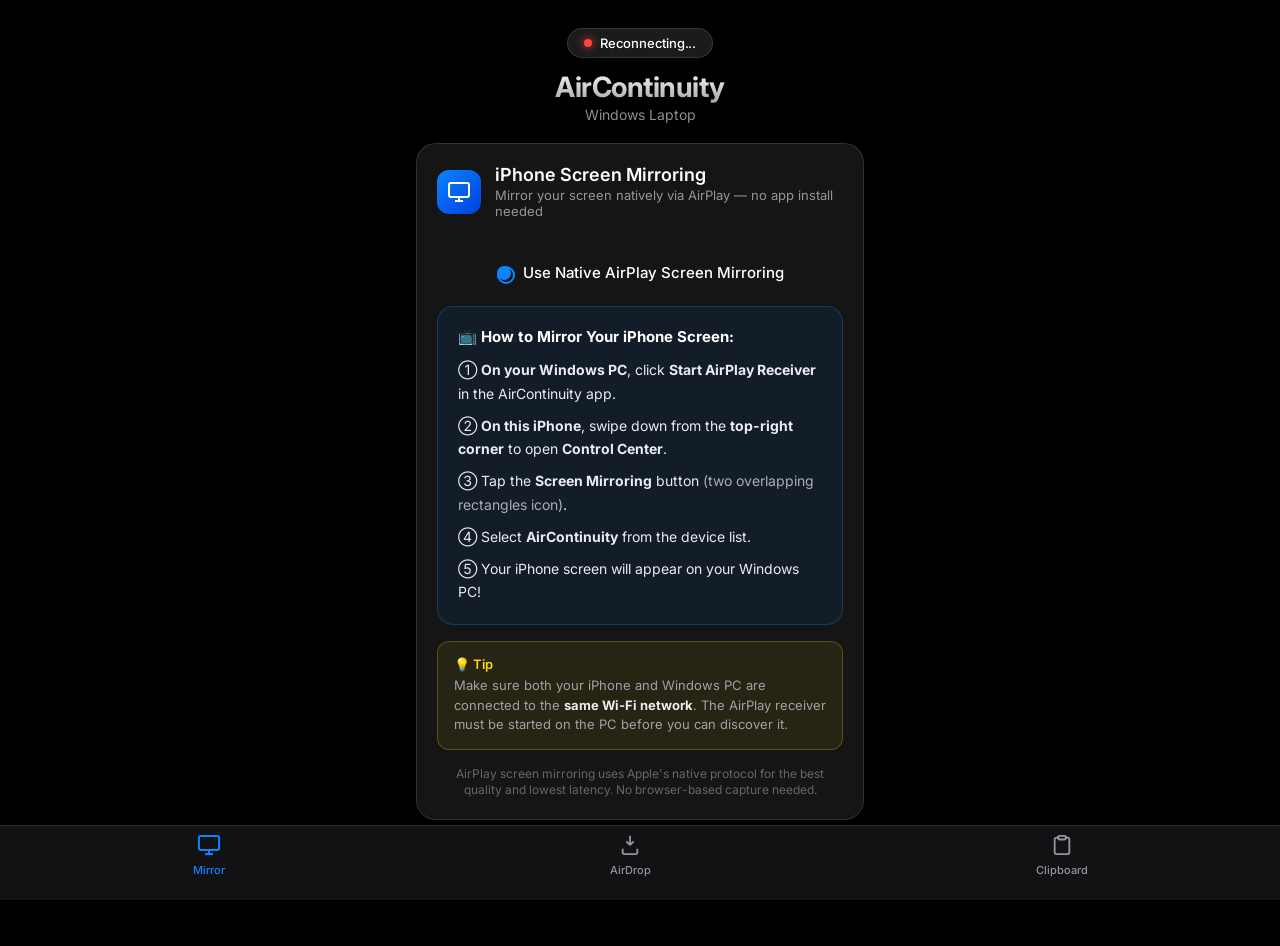
<file: app/web/index.html>
<!DOCTYPE html>
<html lang="en">
<head>
    <meta charset="UTF-8">
    <meta name="viewport" content="width=device-width, initial-scale=1.0, maximum-scale=1.0, user-scalable=no, viewport-fit=cover">
    <title>AirContinuity - iPhone Companion</title>
    <meta name="apple-mobile-web-app-capable" content="yes">
    <meta name="apple-mobile-web-app-status-bar-style" content="black-translucent">
    <meta name="theme-color" content="#000000">
    <link rel="stylesheet" href="style.css">
    <link rel="preconnect" href="https://fonts.googleapis.com">
    <link rel="preconnect" href="https://fonts.gstatic.com" crossorigin>
    <link href="https://fonts.googleapis.com/css2?family=SF+Pro+Display:wght@400;500;600;700&family=Inter:wght@400;500;600;700&display=swap" rel="stylesheet">
</head>
<body>
    <!-- Floating Alert for Incoming Files from PC -->
    <div id="incomingFileAlert" class="incoming-alert-banner" style="display: none;">
        <div class="alert-icon-circle">📥</div>
        <div class="alert-info">
            <div class="alert-title">New File from PC</div>
            <div class="alert-name" id="alertFileName">Incoming file...</div>
        </div>
        <div class="alert-actions">
            <a id="alertDownloadBtn" class="alert-btn-save" href="#" download>Save</a>
            <button id="alertDismissBtn" class="alert-btn-dismiss">✕</button>
        </div>
    </div>

    <div class="ios-app">
        <!-- Dynamic Island / Header -->
        <header class="app-header">
            <div class="island-capsule">
                <div class="capsule-icon" id="headerStatusDot"></div>
                <span class="capsule-text" id="headerStatusText">Connected to Windows</span>
            </div>
            <div class="header-info">
                <h1 class="header-title">AirContinuity</h1>
                <p class="header-subtitle" id="pcHostname">Windows Laptop</p>
            </div>
        </header>

        <!-- Main Content Area -->
        <main class="content-container">
            <!-- Screen Mirror Tab -->
            <section id="tab-mirror" class="tab-pane active">
                <div class="card glass-card">
                    <div class="card-icon-header">
                        <div class="icon-circle mirror-icon">
                            <svg width="24" height="24" viewBox="0 0 24 24" fill="none" stroke="currentColor" stroke-width="2">
                                <rect x="2" y="3" width="20" height="14" rx="2" ry="2"></rect>
                                <line x1="8" y1="21" x2="16" y2="21"></line>
                                <line x1="12" y1="17" x2="12" y2="21"></line>
                            </svg>
                        </div>
                        <div>
                            <h3>iPhone Screen Mirroring</h3>
                            <p class="card-subtext">Mirror your screen natively via AirPlay — no app install needed</p>
                        </div>
                    </div>

                    <div class="mirror-status-box">
                        <div class="status-ring" id="mirrorPulse"></div>
                        <span id="mirrorStatusLabel">Use Native AirPlay Screen Mirroring</span>
                    </div>

                    <div style="background: rgba(10, 132, 255, 0.08); border: 1px solid rgba(10, 132, 255, 0.3); border-radius: 16px; padding: 20px; margin: 0 0 16px 0;">
                        <div style="font-weight: 700; font-size: 15px; margin-bottom: 12px; color: #FFFFFF;">📺 How to Mirror Your iPhone Screen:</div>
                        <div style="color: #EBEBF5; font-size: 14px; line-height: 1.7;">
                            <div style="margin-bottom: 8px;">① <strong>On your Windows PC</strong>, click <strong>Start AirPlay Receiver</strong> in the AirContinuity app.</div>
                            <div style="margin-bottom: 8px;">② <strong>On this iPhone</strong>, swipe down from the <strong>top-right corner</strong> to open <strong>Control Center</strong>.</div>
                            <div style="margin-bottom: 8px;">③ Tap the <strong>Screen Mirroring</strong> button <span style="opacity: 0.7;">(two overlapping rectangles icon)</span>.</div>
                            <div style="margin-bottom: 8px;">④ Select <strong id="airplayServerName">AirContinuity</strong> from the device list.</div>
                            <div>⑤ Your iPhone screen will appear on your Windows PC!</div>
                        </div>
                    </div>

                    <div style="background: rgba(255, 214, 10, 0.08); border: 1px solid rgba(255, 214, 10, 0.25); border-radius: 12px; padding: 14px 16px; font-size: 13px;">
                        <div style="font-weight: 600; color: #FFD60A; margin-bottom: 4px;">💡 Tip</div>
                        <div style="color: #A1A1A6; line-height: 1.5;">Make sure both your iPhone and Windows PC are connected to the <strong style="color: #EBEBF5;">same Wi-Fi network</strong>. The AirPlay receiver must be started on the PC before you can discover it.</div>
                    </div>

                    <p class="hint-text" style="margin-top: 16px;">
                        AirPlay screen mirroring uses Apple's native protocol for the best quality and lowest latency. No browser-based capture needed.
                    </p>
                </div>
            </section>

            <!-- AirDrop / File Transfer Tab -->
            <section id="tab-files" class="tab-pane">
                <div class="card glass-card">
                    <div class="card-icon-header">
                        <div class="icon-circle airdrop-icon">
                            <svg width="24" height="24" viewBox="0 0 24 24" fill="none" stroke="currentColor" stroke-width="2">
                                <path d="M12 2v10m0 0l-4-4m4 4l4-4"></path>
                                <path d="M20 16v4a2 2 0 0 1-2 2H6a2 2 0 0 1-2-2v-4"></path>
                            </svg>
                        </div>
                        <div>
                            <h3>AirDrop Files to PC</h3>
                            <p class="card-subtext">Instant, high-speed transfer over Wi-Fi</p>
                        </div>
                    </div>

                    <div class="drop-zone" id="dropZone">
                        <input type="file" id="fileInput" multiple style="display: none;">
                        <svg width="40" height="40" viewBox="0 0 24 24" fill="none" stroke="#007AFF" stroke-width="1.5">
                            <path d="M21 15v4a2 2 0 0 1-2 2H5a2 2 0 0 1-2-2v-4"></path>
                            <polyline points="17 8 12 3 7 8"></polyline>
                            <line x1="12" y1="3" x2="12" y2="15"></line>
                        </svg>
                        <p class="drop-title">Tap to choose Photos or Files</p>
                        <p class="drop-desc">or take a new photo with camera</p>
                    </div>

                    <div id="uploadProgressContainer" class="progress-container" style="display: none;">
                        <div class="progress-bar-bg">
                            <div id="uploadProgressBar" class="progress-bar-fill"></div>
                        </div>
                        <span id="uploadProgressText">Uploading...</span>
                    </div>

                    <div class="incoming-section">
                        <h4>Files from Windows PC</h4>
                        <div id="pcFilesList" class="file-list">
                            <div class="empty-state">No files shared from PC yet</div>
                        </div>
                    </div>

                    <!-- Instructions / How It Works -->
                    <div style="background: rgba(10, 132, 255, 0.08); border: 1px solid rgba(10, 132, 255, 0.25); border-radius: 14px; padding: 14px 16px; margin-top: 20px; font-size: 13px;">
                        <div style="font-weight: 700; color: #0A84FF; margin-bottom: 8px;">💡 How AirDrop to Windows Works:</div>
                        <div style="color: #D1D1D6; line-height: 1.6;">
                            • <strong>Send from iPhone to PC:</strong> Tap the blue drop zone above to select photos or files. They transfer at full Wi-Fi speed directly into your PC's <code>Downloads/AirContinuity</code> folder.<br>
                            • <strong>Receive from PC:</strong> When your PC clicks "Send Files", a chime and a popup banner will appear at the top of this page with a <strong>Save</strong> button.<br>
                            • <strong>Keep Tab Open:</strong> Keep this Safari tab open while transferring to receive live alerts.
                        </div>
                    </div>
                </div>
            </section>

            <!-- Universal Clipboard Tab -->
            <section id="tab-clipboard" class="tab-pane">
                <div class="card glass-card">
                    <div class="card-icon-header">
                        <div class="icon-circle clip-icon">
                            <svg width="24" height="24" viewBox="0 0 24 24" fill="none" stroke="currentColor" stroke-width="2">
                                <path d="M16 4h2a2 2 0 0 1 2 2v14a2 2 0 0 1-2 2H6a2 2 0 0 1-2-2V6a2 2 0 0 1 2-2h2"></path>
                                <rect x="8" y="2" width="8" height="4" rx="1" ry="1"></rect>
                            </svg>
                        </div>
                        <div>
                            <h3>Universal Clipboard</h3>
                            <p class="card-subtext">Seamless copy & paste between devices</p>
                        </div>
                    </div>

                    <div class="clipboard-box">
                        <label class="field-label">Windows PC Clipboard</label>
                        <div class="clipboard-preview" id="pcClipboardPreview">
                            <em>Waiting for clipboard content...</em>
                        </div>
                        <button id="btnCopyFromPC" class="btn btn-secondary btn-full">
                            Copy to iPhone Clipboard
                        </button>
                    </div>

                    <div class="clipboard-box" style="margin-top: 16px;">
                        <label class="field-label">Send Text to Windows</label>
                        <textarea id="iphoneClipInput" class="input-area" placeholder="Type or paste text here to push to Windows..."></textarea>
                        <button id="btnSendToPC" class="btn btn-primary btn-full">
                            Push to Windows Clipboard
                        </button>
                    </div>
                </div>
            </section>
        </main>

        <!-- iOS Bottom Tab Bar -->
        <nav class="bottom-tab-bar">
            <button class="tab-item active" data-tab="tab-mirror">
                <div class="tab-icon">
                    <svg width="22" height="22" viewBox="0 0 24 24" fill="none" stroke="currentColor" stroke-width="2">
                        <rect x="2" y="3" width="20" height="14" rx="2" ry="2"></rect>
                        <line x1="8" y1="21" x2="16" y2="21"></line>
                        <line x1="12" y1="17" x2="12" y2="21"></line>
                    </svg>
                </div>
                <span>Mirror</span>
            </button>
            <button class="tab-item" data-tab="tab-files">
                <div class="tab-icon">
                    <svg width="22" height="22" viewBox="0 0 24 24" fill="none" stroke="currentColor" stroke-width="2">
                        <path d="M12 2v10m0 0l-4-4m4 4l4-4"></path>
                        <path d="M20 16v4a2 2 0 0 1-2 2H6a2 2 0 0 1-2-2v-4"></path>
                    </svg>
                </div>
                <span>AirDrop</span>
            </button>
            <button class="tab-item" data-tab="tab-clipboard">
                <div class="tab-icon">
                    <svg width="22" height="22" viewBox="0 0 24 24" fill="none" stroke="currentColor" stroke-width="2">
                        <path d="M16 4h2a2 2 0 0 1 2 2v14a2 2 0 0 1-2 2H6a2 2 0 0 1-2-2V6a2 2 0 0 1 2-2h2"></path>
                        <rect x="8" y="2" width="8" height="4" rx="1" ry="1"></rect>
                    </svg>
                </div>
                <span>Clipboard</span>
            </button>
        </nav>
    </div>

    <!-- localScreenVideo no longer needed for AirPlay-based mirroring -->
    <video id="localScreenVideo" autoplay playsinline muted style="display: none;"></video>

    <script src="app.js"></script>
</body>
</html>
</file>
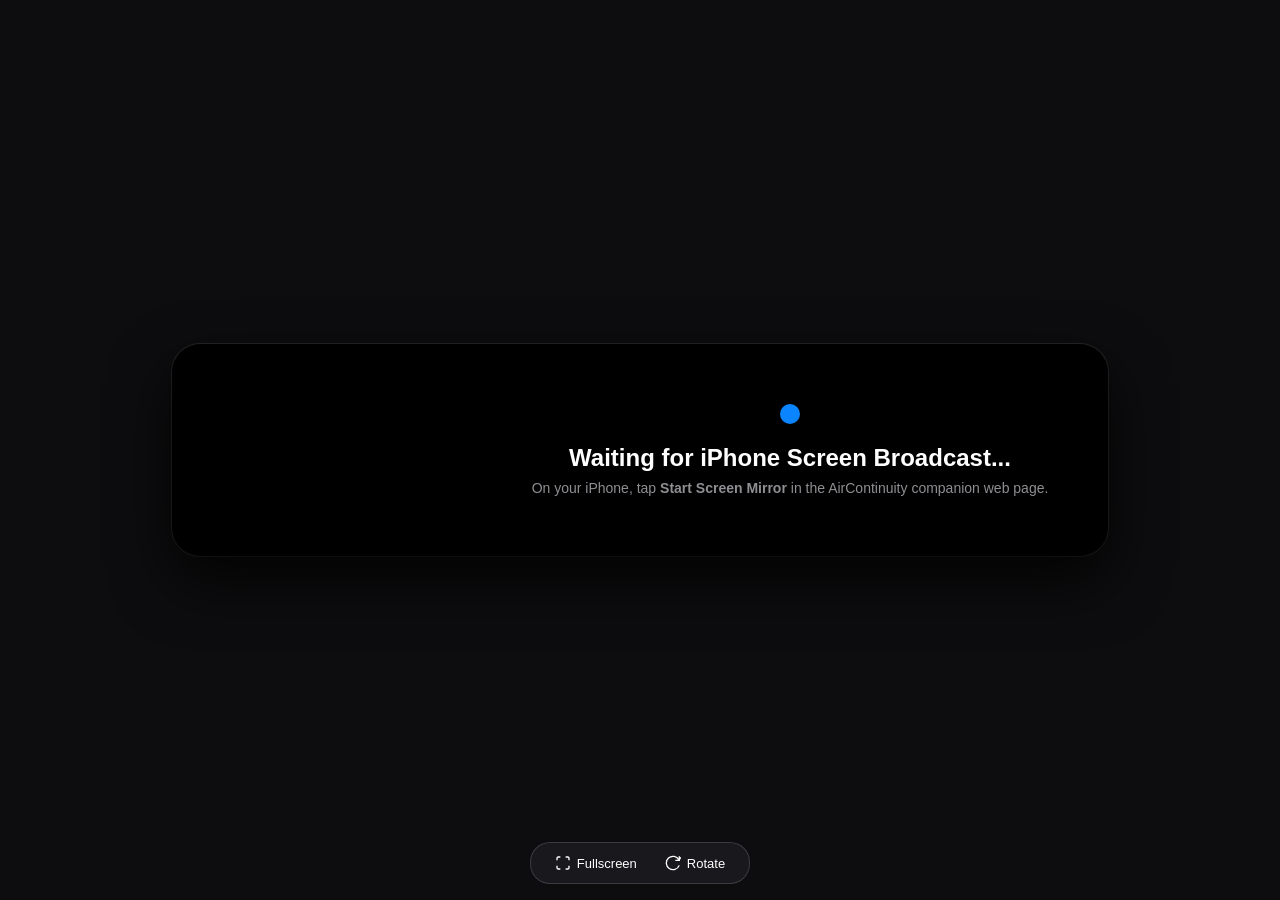
<file: app/web/mirror.html>
<!DOCTYPE html>
<html lang="en">
<head>
    <meta charset="UTF-8">
    <meta name="viewport" content="width=device-width, initial-scale=1.0">
    <title>iPhone Screen Mirror - AirContinuity</title>
    <style>
        * {
            box-sizing: border-box;
            margin: 0;
            padding: 0;
            user-select: none;
            font-family: -apple-system, BlinkMacSystemFont, "Segoe UI", Roboto, sans-serif;
        }
        body {
            background-color: #0d0d0f;
            color: #fff;
            display: flex;
            flex-direction: column;
            align-items: center;
            justify-content: center;
            height: 100vh;
            overflow: hidden;
        }
        .mirror-container {
            position: relative;
            max-width: 95vw;
            max-height: 92vh;
            display: flex;
            align-items: center;
            justify-content: center;
            border-radius: 28px;
            overflow: hidden;
            box-shadow: 0 25px 60px rgba(0, 0, 0, 0.8), 0 0 0 1px rgba(255, 255, 255, 0.1);
            background: #000;
        }
        video {
            display: block;
            max-height: 90vh;
            width: auto;
            border-radius: 26px;
            object-fit: contain;
        }
        .placeholder {
            display: flex;
            flex-direction: column;
            align-items: center;
            justify-content: center;
            padding: 60px;
            text-align: center;
        }
        .pulse-loader {
            width: 20px;
            height: 20px;
            border-radius: 50%;
            background: #0a84ff;
            margin-bottom: 20px;
            animation: pulse 1.5s infinite;
        }
        @keyframes pulse {
            0% { transform: scale(0.9); box-shadow: 0 0 0 0 rgba(10, 132, 255, 0.7); }
            70% { transform: scale(1.1); box-shadow: 0 0 0 20px rgba(10, 132, 255, 0); }
            100% { transform: scale(0.9); box-shadow: 0 0 0 0 rgba(10, 132, 255, 0); }
        }
        .control-bar {
            position: absolute;
            bottom: 16px;
            display: flex;
            gap: 12px;
            background: rgba(30, 30, 35, 0.75);
            backdrop-filter: blur(20px);
            padding: 8px 16px;
            border-radius: 20px;
            border: 1px solid rgba(255, 255, 255, 0.15);
        }
        .btn-ctrl {
            background: none;
            border: none;
            color: #fff;
            cursor: pointer;
            font-size: 13px;
            font-weight: 500;
            display: flex;
            align-items: center;
            gap: 6px;
            padding: 4px 8px;
            border-radius: 8px;
            transition: background 0.2s;
        }
        .btn-ctrl:hover {
            background: rgba(255, 255, 255, 0.1);
        }
    </style>
</head>
<body>
    <div class="mirror-container" id="mirrorContainer">
        <video id="remoteVideo" autoplay playsinline muted></video>
        <div class="placeholder" id="placeholder">
            <div class="pulse-loader"></div>
            <h2>Waiting for iPhone Screen Broadcast...</h2>
            <p style="color: #8e8e93; font-size: 14px; margin-top: 8px;">
                On your iPhone, tap <strong>Start Screen Mirror</strong> in the AirContinuity companion web page.
            </p>
        </div>
    </div>

    <div class="control-bar">
        <button class="btn-ctrl" id="btnFullscreen">
            <svg width="16" height="16" viewBox="0 0 24 24" fill="none" stroke="currentColor" stroke-width="2">
                <path d="M8 3H5a2 2 0 0 0-2 2v3m18 0V5a2 2 0 0 0-2-2h-3m0 18h3a2 2 0 0 0 2-2v-3M3 16v3a2 2 0 0 0 2 2h3"></path>
            </svg>
            Fullscreen
        </button>
        <button class="btn-ctrl" id="btnRotate">
            <svg width="16" height="16" viewBox="0 0 24 24" fill="none" stroke="currentColor" stroke-width="2">
                <path d="M21.5 2v6h-6M21.34 15.57a10 10 0 1 1-.57-8.38l5.67-5.67"></path>
            </svg>
            Rotate
        </button>
    </div>

    <script>
        const video = document.getElementById("remoteVideo");
        const placeholder = document.getElementById("placeholder");
        let peerConnection = null;
        let socket = null;
        let rotation = 0;
        let iceCandidateQueue = [];

        function connectWebSocket() {
            const protocol = location.protocol === "https:" ? "wss:" : "ws:";
            socket = new WebSocket(`${protocol}//${location.host}/ws`);

            socket.onopen = () => console.log("Mirror Viewer WS Connected");
            socket.onclose = () => setTimeout(connectWebSocket, 2000);

            socket.onmessage = async (event) => {
                const data = JSON.parse(event.data);
                if (data.type === "webrtc_offer") {
                    handleOffer(data.sdp);
                } else if (data.type === "webrtc_candidate") {
                    if (peerConnection && peerConnection.remoteDescription) {
                        try {
                            await peerConnection.addIceCandidate(new RTCIceCandidate(data.candidate));
                        } catch (e) {
                            console.warn("Error adding ICE candidate:", e);
                        }
                    } else {
                        iceCandidateQueue.push(data.candidate);
                    }
                } else if (data.type === "screen_mirror_stop") {
                    video.style.display = "none";
                    placeholder.style.display = "flex";
                }
            };
        }

        async function handleOffer(sdp) {
            iceCandidateQueue = [];
            peerConnection = new RTCPeerConnection({
                iceServers: [
                    { urls: "stun:stun.l.google.com:19302" },
                    { urls: "stun:stun1.l.google.com:19302" }
                ]
            });

            peerConnection.ontrack = (event) => {
                video.srcObject = event.streams[0];
                video.style.display = "block";
                placeholder.style.display = "none";
                video.play().catch(e => console.warn("Video play notice:", e));
            };

            peerConnection.onicecandidate = (event) => {
                if (event.candidate && socket && socket.readyState === WebSocket.OPEN) {
                    socket.send(JSON.stringify({
                        type: "webrtc_candidate",
                        candidate: event.candidate
                    }));
                }
            };

            peerConnection.onconnectionstatechange = () => {
                console.log("WebRTC state:", peerConnection.connectionState);
                if (peerConnection.connectionState === "disconnected" || peerConnection.connectionState === "failed") {
                    video.style.display = "none";
                    placeholder.style.display = "flex";
                }
            };

            await peerConnection.setRemoteDescription(new RTCSessionDescription(sdp));

            // Drain buffered ICE candidates
            while (iceCandidateQueue.length > 0) {
                const cand = iceCandidateQueue.shift();
                try {
                    await peerConnection.addIceCandidate(new RTCIceCandidate(cand));
                } catch (e) {
                    console.warn("Drain ICE candidate error:", e);
                }
            }

            const answer = await peerConnection.createAnswer();
            await peerConnection.setLocalDescription(answer);

            socket.send(JSON.stringify({
                type: "webrtc_answer",
                sdp: answer
            }));
        }

        // Fullscreen & Rotation
        document.getElementById("btnFullscreen").addEventListener("click", () => {
            if (!document.fullscreenElement) {
                document.documentElement.requestFullscreen();
            } else {
                document.exitFullscreen();
            }
        });

        document.getElementById("btnRotate").addEventListener("click", () => {
            rotation = (rotation + 90) % 360;
            video.style.transform = `rotate(${rotation}deg)`;
        });

        // Mouse click relay to phone
        video.addEventListener("mousedown", (e) => {
            const rect = video.getBoundingClientRect();
            const x = (e.clientX - rect.left) / rect.width;
            const y = (e.clientY - rect.top) / rect.height;
            if (socket && socket.readyState === WebSocket.OPEN) {
                socket.send(JSON.stringify({
                    type: "remote_input",
                    action: "click",
                    x: x,
                    y: y
                }));
            }
        });

        connectWebSocket();
    </script>
</body>
</html>
</file>
<file: app/web/style.css>
:root {
    --ios-bg: #000000;
    --card-bg: rgba(28, 28, 30, 0.75);
    --card-border: rgba(255, 255, 255, 0.12);
    --ios-blue: #0A84FF;
    --ios-green: #30D158;
    --ios-orange: #FF9F0A;
    --text-primary: #FFFFFF;
    --text-secondary: rgba(235, 235, 245, 0.6);
    --text-tertiary: rgba(235, 235, 245, 0.38);
    --separator: rgba(84, 84, 88, 0.4);
    --tab-bar-bg: rgba(22, 22, 24, 0.85);
    --radius-lg: 20px;
    --radius-md: 14px;
    --radius-sm: 8px;
}

* {
    box-sizing: border-box;
    margin: 0;
    padding: 0;
    -webkit-tap-highlight-color: transparent;
    user-select: none;
    font-family: -apple-system, BlinkMacSystemFont, "SF Pro Display", "Inter", sans-serif;
}

body {
    background-color: var(--ios-bg);
    color: var(--text-primary);
    min-height: 100vh;
    padding-bottom: 90px;
    overflow-x: hidden;
}

.ios-app {
    max-width: 480px;
    margin: 0 auto;
    padding: 16px;
}

/* Dynamic Island Capsule */
.app-header {
    text-align: center;
    padding: 12px 0 20px 0;
}

.island-capsule {
    display: inline-flex;
    align-items: center;
    background: rgba(30, 30, 32, 0.9);
    backdrop-filter: blur(25px);
    -webkit-backdrop-filter: blur(25px);
    border: 1px solid var(--card-border);
    padding: 6px 16px;
    border-radius: 30px;
    gap: 8px;
    box-shadow: 0 4px 20px rgba(0, 0, 0, 0.5);
    margin-bottom: 12px;
}

.capsule-icon {
    width: 8px;
    height: 8px;
    border-radius: 50%;
    background-color: var(--ios-green);
    box-shadow: 0 0 10px var(--ios-green);
}

.capsule-icon.offline {
    background-color: #FF453A;
    box-shadow: 0 0 10px #FF453A;
}

.capsule-text {
    font-size: 13px;
    font-weight: 500;
    letter-spacing: -0.2px;
}

.header-title {
    font-size: 28px;
    font-weight: 700;
    letter-spacing: -0.5px;
    background: linear-gradient(180deg, #FFFFFF 0%, #A1A1A6 100%);
    -webkit-background-clip: text;
    -webkit-text-fill-color: transparent;
}

.header-subtitle {
    font-size: 14px;
    color: var(--text-secondary);
    margin-top: 2px;
}

/* Glass Cards */
.glass-card {
    background: var(--card-bg);
    backdrop-filter: blur(30px);
    -webkit-backdrop-filter: blur(30px);
    border: 1px solid var(--card-border);
    border-radius: var(--radius-lg);
    padding: 20px;
    box-shadow: 0 10px 30px rgba(0, 0, 0, 0.4);
    margin-bottom: 20px;
}

.card-icon-header {
    display: flex;
    align-items: center;
    gap: 14px;
    margin-bottom: 20px;
}

.icon-circle {
    width: 44px;
    height: 44px;
    border-radius: 12px;
    display: flex;
    align-items: center;
    justify-content: center;
    flex-shrink: 0;
}

.mirror-icon {
    background: linear-gradient(135deg, #0A84FF, #0040DD);
    color: #FFF;
}

.airdrop-icon {
    background: linear-gradient(135deg, #30D158, #0E8530);
    color: #FFF;
}

.clip-icon {
    background: linear-gradient(135deg, #FF9F0A, #D15A00);
    color: #FFF;
}

.card-icon-header h3 {
    font-size: 18px;
    font-weight: 600;
}

.card-subtext {
    font-size: 13px;
    color: var(--text-secondary);
    margin-top: 2px;
}

/* Mirror Status Indicator */
.mirror-status-box {
    display: flex;
    align-items: center;
    justify-content: center;
    gap: 12px;
    padding: 24px 0;
}

.status-ring {
    width: 14px;
    height: 14px;
    border-radius: 50%;
    background-color: var(--ios-blue);
    position: relative;
}

.status-ring::after {
    content: '';
    position: absolute;
    width: 100%;
    height: 100%;
    top: 0;
    left: 0;
    border-radius: 50%;
    border: 2px solid var(--ios-blue);
    animation: ripple 1.8s infinite cubic-bezier(0.2, 0.8, 0.2, 1);
}

@keyframes ripple {
    0% { transform: scale(1); opacity: 1; }
    100% { transform: scale(3.5); opacity: 0; }
}

#mirrorStatusLabel {
    font-size: 15px;
    font-weight: 500;
}

/* Buttons */
.btn {
    border: none;
    border-radius: var(--radius-md);
    cursor: pointer;
    font-weight: 600;
    font-size: 16px;
    display: flex;
    align-items: center;
    justify-content: center;
    gap: 8px;
    transition: all 0.2s cubic-bezier(0.2, 0.8, 0.2, 1);
}

.btn:active {
    transform: scale(0.97);
    filter: brightness(0.9);
}

.btn-primary {
    background-color: var(--ios-blue);
    color: #FFFFFF;
}

.btn-secondary {
    background: rgba(255, 255, 255, 0.12);
    color: #FFFFFF;
}

.btn-large {
    width: 100%;
    padding: 16px;
    font-size: 17px;
}

.btn-full {
    width: 100%;
    padding: 13px;
    font-size: 15px;
}

.hint-text {
    font-size: 12px;
    color: var(--text-tertiary);
    text-align: center;
    margin-top: 14px;
    line-height: 1.4;
}

/* AirDrop File Drop Zone */
.drop-zone {
    border: 2px dashed rgba(255, 255, 255, 0.2);
    border-radius: var(--radius-md);
    padding: 32px 16px;
    text-align: center;
    cursor: pointer;
    background: rgba(255, 255, 255, 0.03);
    transition: all 0.2s;
}

.drop-zone:active {
    background: rgba(255, 255, 255, 0.08);
    border-color: var(--ios-blue);
}

.drop-title {
    font-size: 16px;
    font-weight: 600;
    margin-top: 10px;
}

.drop-desc {
    font-size: 13px;
    color: var(--text-secondary);
    margin-top: 4px;
}

.progress-container {
    margin-top: 16px;
}

.progress-bar-bg {
    width: 100%;
    height: 8px;
    background: rgba(255, 255, 255, 0.1);
    border-radius: 4px;
    overflow: hidden;
    margin-bottom: 6px;
}

.progress-bar-fill {
    width: 0%;
    height: 100%;
    background: var(--ios-blue);
    transition: width 0.2s;
}

#uploadProgressText {
    font-size: 12px;
    color: var(--text-secondary);
}

/* Incoming Files List */
.incoming-section {
    margin-top: 24px;
    border-top: 1px solid var(--separator);
    padding-top: 16px;
}

.incoming-section h4 {
    font-size: 14px;
    color: var(--text-secondary);
    text-transform: uppercase;
    letter-spacing: 0.5px;
    margin-bottom: 12px;
}

.file-item {
    display: flex;
    align-items: center;
    justify-content: space-between;
    padding: 10px 12px;
    background: rgba(255, 255, 255, 0.05);
    border-radius: var(--radius-sm);
    margin-bottom: 8px;
}

.file-name {
    font-size: 14px;
    font-weight: 500;
    max-width: 180px;
    white-space: nowrap;
    overflow: hidden;
    text-overflow: ellipsis;
}

.file-size {
    font-size: 12px;
    color: var(--text-secondary);
}

.empty-state {
    font-size: 13px;
    color: var(--text-tertiary);
    text-align: center;
    padding: 12px 0;
}

/* Universal Clipboard Area */
.field-label {
    display: block;
    font-size: 13px;
    color: var(--text-secondary);
    margin-bottom: 8px;
}

.clipboard-preview {
    background: rgba(0, 0, 0, 0.4);
    border: 1px solid var(--card-border);
    border-radius: var(--radius-sm);
    padding: 12px;
    font-size: 14px;
    min-height: 60px;
    max-height: 120px;
    overflow-y: auto;
    word-break: break-all;
    margin-bottom: 10px;
    user-select: text;
}

.input-area {
    width: 100%;
    height: 80px;
    background: rgba(0, 0, 0, 0.4);
    border: 1px solid var(--card-border);
    border-radius: var(--radius-sm);
    padding: 10px;
    color: #FFF;
    font-size: 14px;
    resize: none;
    margin-bottom: 10px;
    user-select: text;
}

.input-area:focus {
    outline: none;
    border-color: var(--ios-blue);
}

/* Tabs */
.tab-pane {
    display: none;
    animation: fadeIn 0.25s ease;
}

.tab-pane.active {
    display: block;
}

@keyframes fadeIn {
    from { opacity: 0; transform: translateY(6px); }
    to { opacity: 1; transform: translateY(0); }
}

/* Bottom Tab Bar */
.bottom-tab-bar {
    position: fixed;
    bottom: 0;
    left: 0;
    right: 0;
    height: 75px;
    background: var(--tab-bar-bg);
    backdrop-filter: blur(25px);
    -webkit-backdrop-filter: blur(25px);
    border-top: 1px solid var(--card-border);
    display: flex;
    justify-content: space-around;
    padding-bottom: 15px;
    z-index: 100;
}

.tab-item {
    background: none;
    border: none;
    color: var(--text-secondary);
    display: flex;
    flex-direction: column;
    align-items: center;
    justify-content: center;
    gap: 4px;
    cursor: pointer;
    font-size: 11px;
    font-weight: 500;
    padding: 6px 16px;
    transition: color 0.2s;
}

.tab-item.active {
    color: var(--ios-blue);
}

.tab-icon svg {
    transition: transform 0.2s;
}

.tab-item.active .tab-icon svg {
    transform: scale(1.1);
}

/* Floating Incoming File Alert Banner (iOS Dynamic Style) */
.incoming-alert-banner {
    position: fixed;
    top: 14px;
    left: 16px;
    right: 16px;
    max-width: 448px;
    margin: 0 auto;
    background: rgba(30, 30, 34, 0.95);
    backdrop-filter: blur(30px);
    -webkit-backdrop-filter: blur(30px);
    border: 1px solid rgba(10, 132, 255, 0.4);
    box-shadow: 0 12px 36px rgba(0, 0, 0, 0.7), 0 0 0 1px rgba(255, 255, 255, 0.1);
    border-radius: 20px;
    padding: 12px 16px;
    display: flex;
    align-items: center;
    gap: 12px;
    z-index: 999;
    animation: slideDownAlert 0.4s cubic-bezier(0.16, 1, 0.3, 1);
}

@keyframes slideDownAlert {
    from { transform: translateY(-70px); opacity: 0; }
    to { transform: translateY(0); opacity: 1; }
}

.alert-icon-circle {
    width: 38px;
    height: 38px;
    border-radius: 50%;
    background: rgba(10, 132, 255, 0.15);
    display: flex;
    align-items: center;
    justify-content: center;
    font-size: 18px;
    flex-shrink: 0;
}

.alert-info {
    flex: 1;
    min-width: 0;
}

.alert-title {
    font-size: 13px;
    font-weight: 700;
    color: var(--ios-blue);
    letter-spacing: -0.2px;
}

.alert-name {
    font-size: 13px;
    color: #FFFFFF;
    white-space: nowrap;
    overflow: hidden;
    text-overflow: ellipsis;
    margin-top: 1px;
}

.alert-actions {
    display: flex;
    align-items: center;
    gap: 8px;
    flex-shrink: 0;
}

.alert-btn-save {
    background: var(--ios-blue);
    color: #FFFFFF;
    text-decoration: none;
    font-size: 12px;
    font-weight: 600;
    padding: 6px 14px;
    border-radius: 14px;
    display: inline-block;
    transition: opacity 0.2s;
}

.alert-btn-save:active {
    opacity: 0.8;
}

.alert-btn-dismiss {
    background: rgba(255, 255, 255, 0.1);
    border: none;
    color: var(--text-secondary);
    font-size: 13px;
    width: 26px;
    height: 26px;
    border-radius: 50%;
    display: flex;
    align-items: center;
    justify-content: center;
    cursor: pointer;
}
</file>
